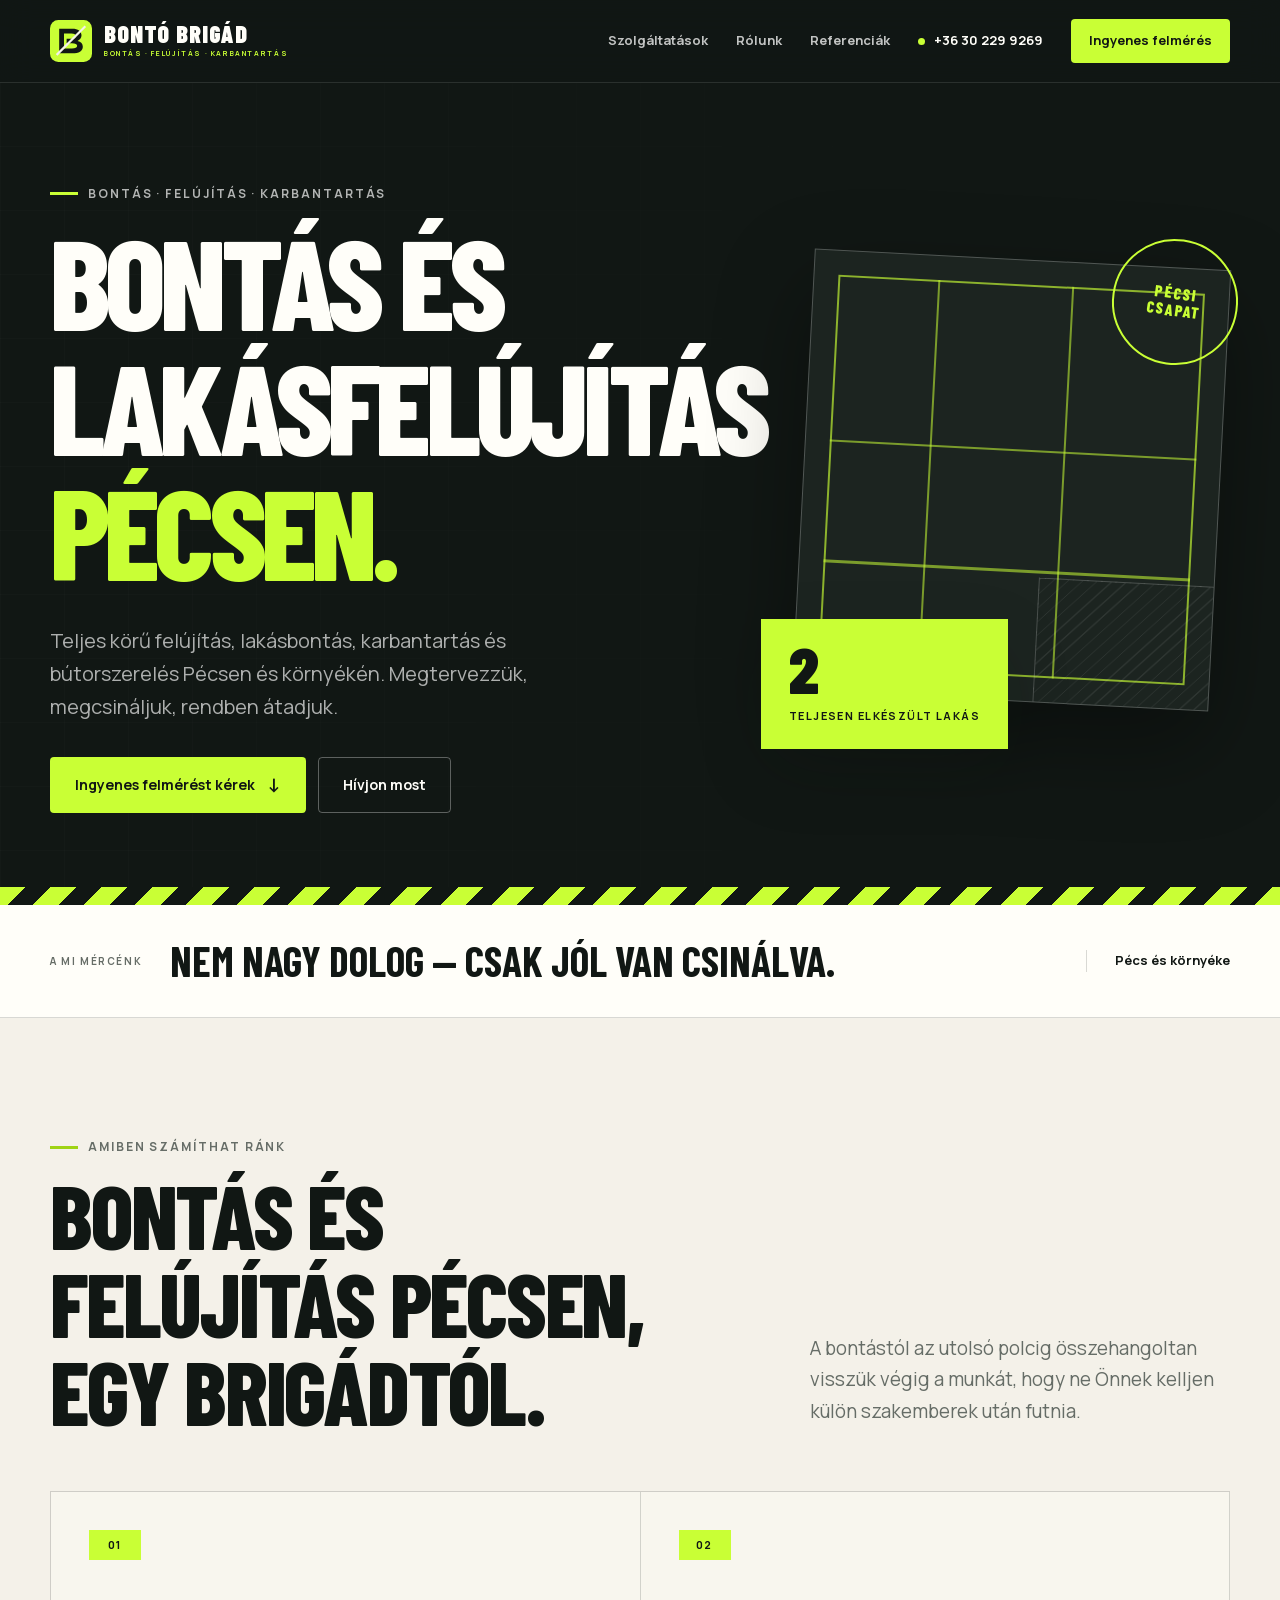
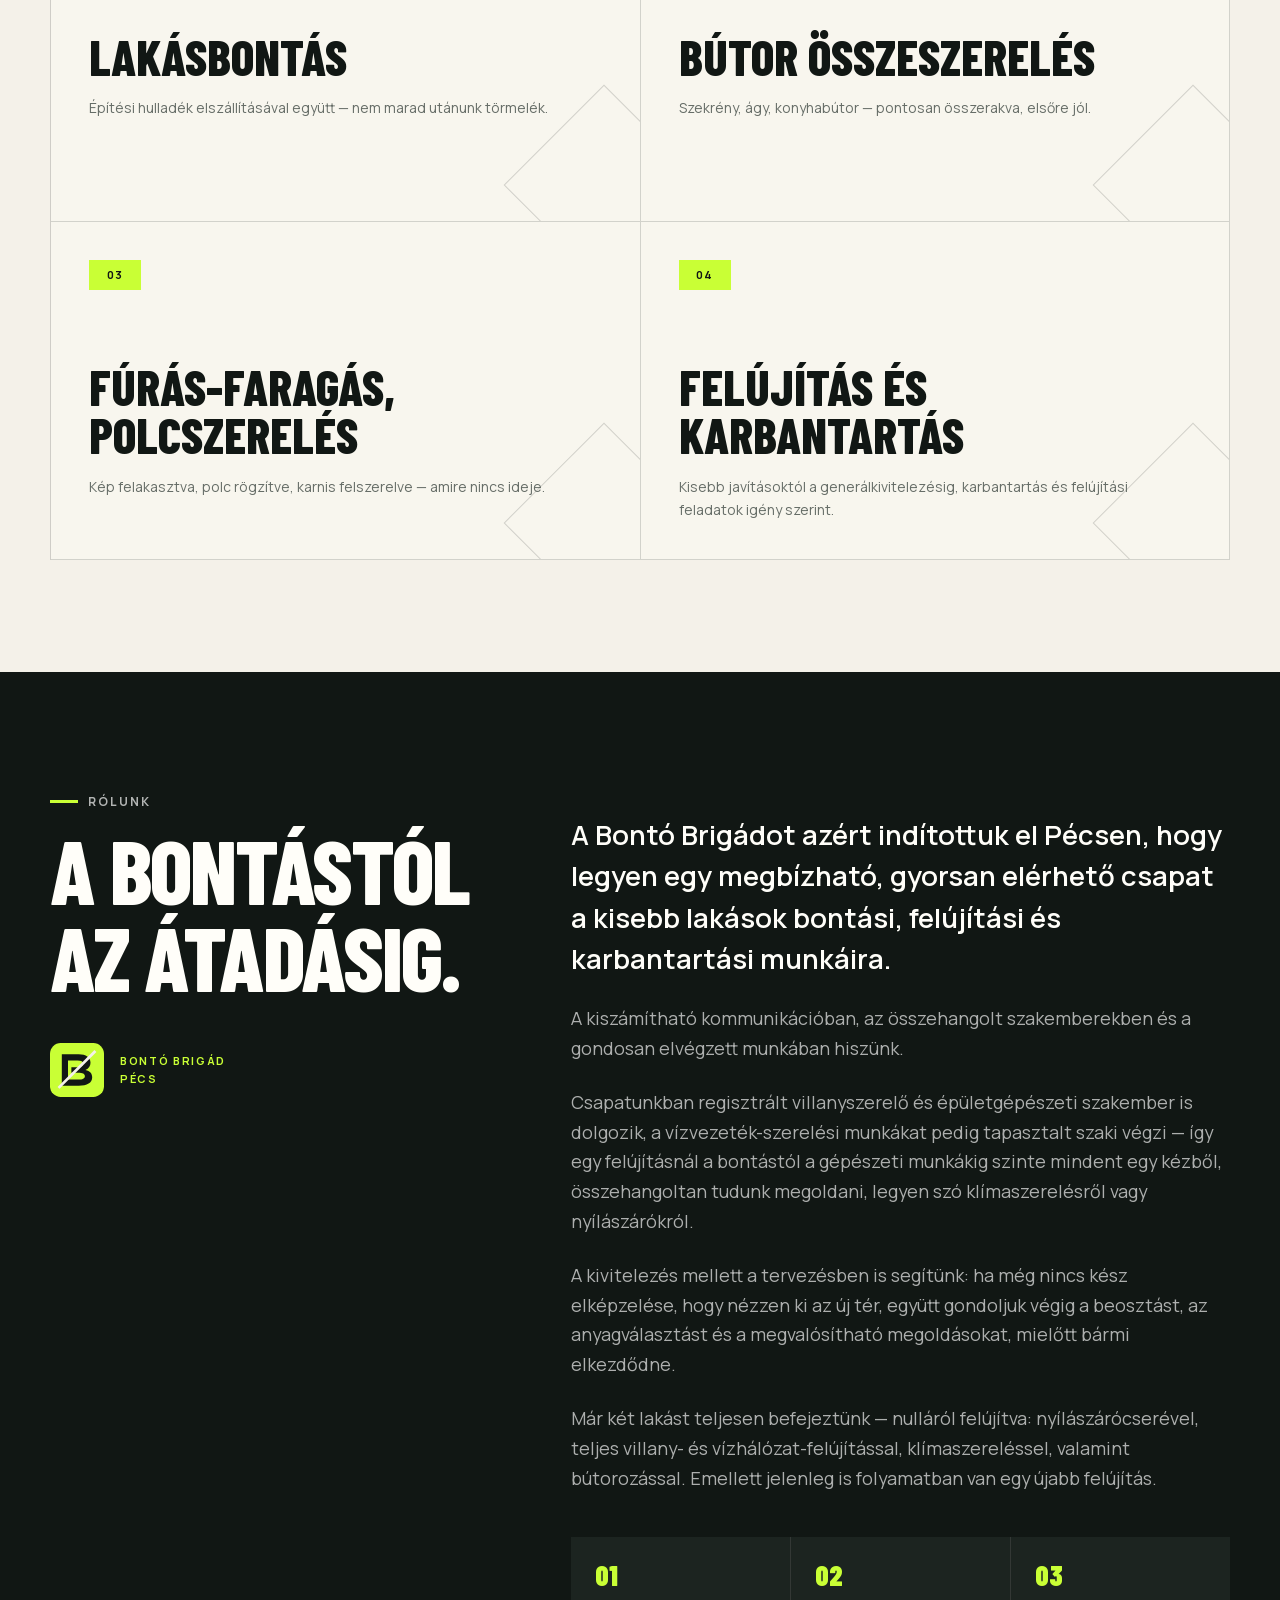
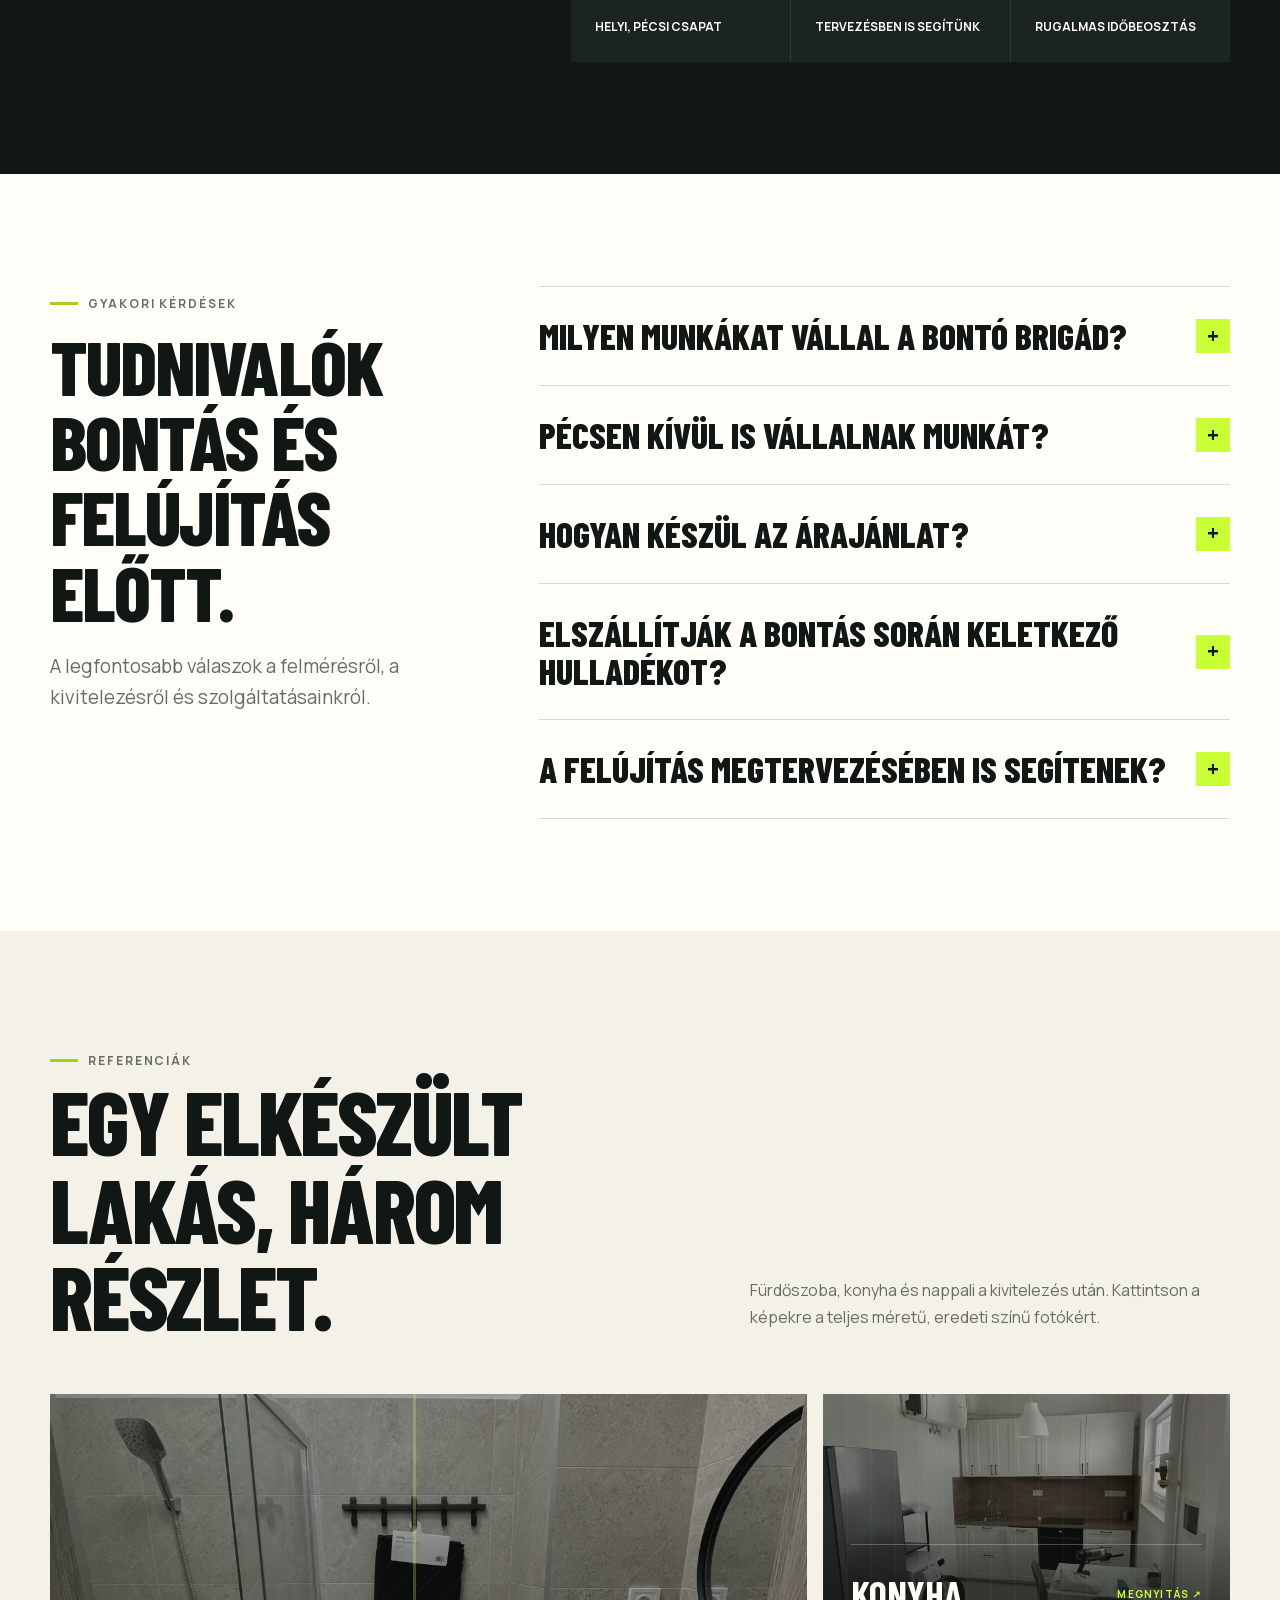
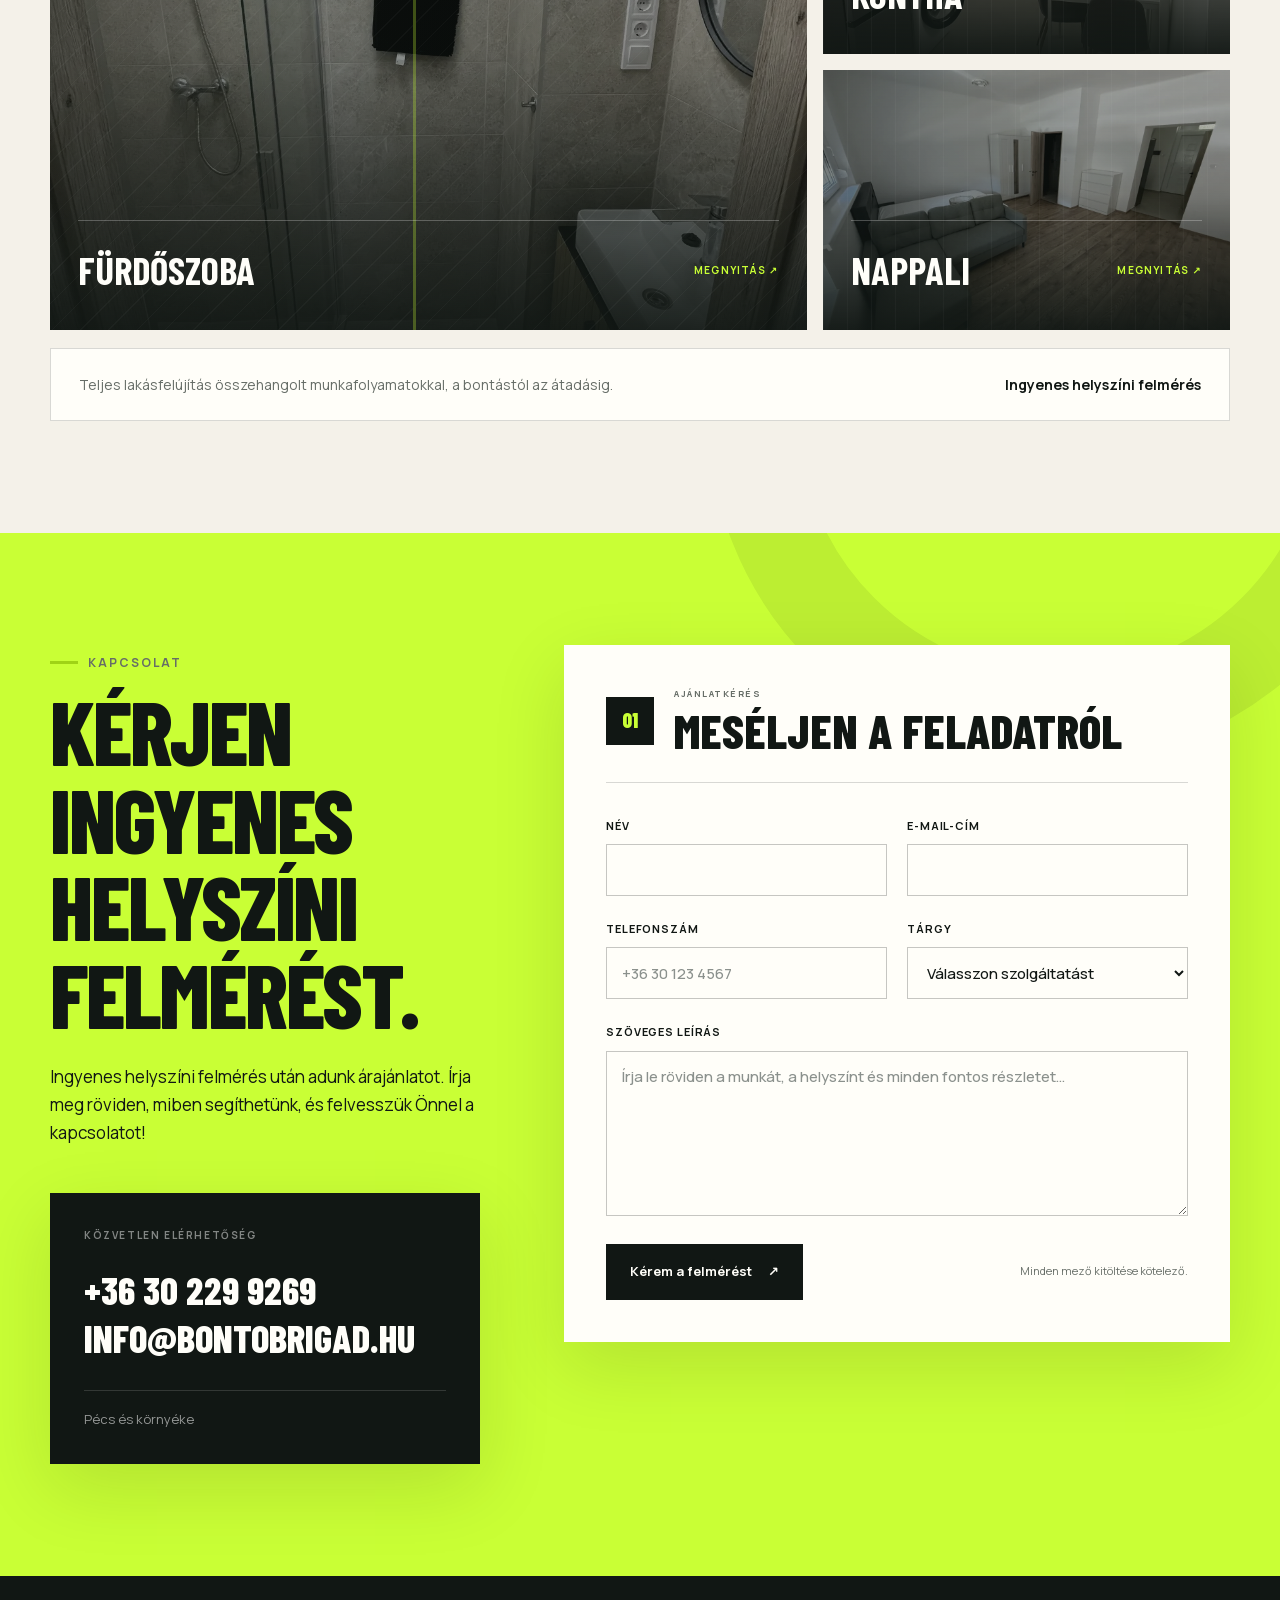
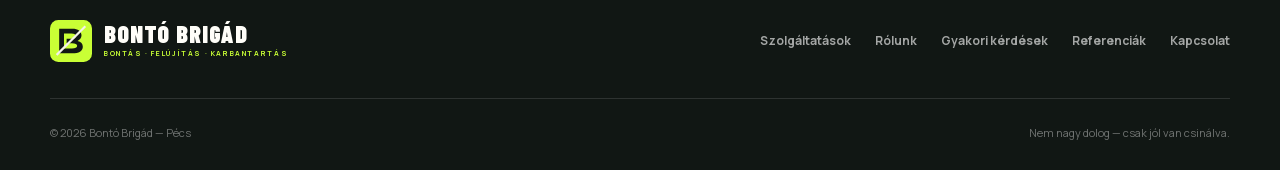
<file: index.html>
<!DOCTYPE html>
<html lang="hu">
<head>
  <meta charset="UTF-8">
  <meta name="viewport" content="width=device-width, initial-scale=1.0">
  <meta name="theme-color" content="#111714">
  <title>Lakásfelújítás és bontás Pécsen | Bontó Brigád</title>
  <meta name="description" content="Lakásbontás, teljes körű felújítás, karbantartás és bútorszerelés Pécsen és környékén. Ingyenes helyszíni felmérés, összehangolt szakemberek.">
  <meta name="robots" content="index, follow, max-image-preview:large, max-snippet:-1, max-video-preview:-1">
  <link rel="canonical" href="https://bontobrigad.hu/">
  <link rel="alternate" hreflang="hu-HU" href="https://bontobrigad.hu/">
  <meta property="og:type" content="website">
  <meta property="og:locale" content="hu_HU">
  <meta property="og:site_name" content="Bontó Brigád">
  <meta property="og:title" content="Lakásfelújítás és bontás Pécsen | Bontó Brigád">
  <meta property="og:description" content="Bontás, teljes körű felújítás és karbantartás Pécsen és környékén. Kérjen ingyenes helyszíni felmérést!">
  <meta property="og:url" content="https://bontobrigad.hu/">
  <meta property="og:image" content="https://bontobrigad.hu/assets/og-bonto-brigad-2026.jpg">
  <meta property="og:image:secure_url" content="https://bontobrigad.hu/assets/og-bonto-brigad-2026.jpg">
  <meta property="og:image:type" content="image/jpeg">
  <meta property="og:image:width" content="1200">
  <meta property="og:image:height" content="630">
  <meta property="og:image:alt" content="Bontó Brigád — gyors, kétkezi megoldások Pécsen és környékén">
  <meta name="twitter:card" content="summary_large_image">
  <meta name="twitter:title" content="Lakásfelújítás és bontás Pécsen | Bontó Brigád">
  <meta name="twitter:description" content="Bontás, teljes körű felújítás és karbantartás Pécsen és környékén. Kérjen ingyenes helyszíni felmérést!">
  <meta name="twitter:image" content="https://bontobrigad.hu/assets/og-bonto-brigad-2026.jpg">
  <meta name="twitter:image:alt" content="Bontó Brigád — gyors, kétkezi megoldások Pécsen és környékén">
  <link rel="icon" href="favicon.ico" sizes="48x48" type="image/x-icon">
  <link rel="icon" href="assets/logo-mark.svg" sizes="any" type="image/svg+xml">
  <link rel="icon" href="assets/logo-512.png" sizes="512x512" type="image/png">
  <link rel="apple-touch-icon" href="assets/logo-512.png">
  <link rel="preload" href="assets/fonts/barlow-condensed-800-latin.woff2" as="font" type="font/woff2" crossorigin>
  <link rel="preload" href="assets/fonts/manrope-latin.woff2" as="font" type="font/woff2" crossorigin>
  <link rel="preload" href="assets/fonts/manrope-latin-ext.woff2" as="font" type="font/woff2" crossorigin>
  <script>document.documentElement.classList.add('js');</script>
  <script type="application/ld+json">
  {
    "@context": "https://schema.org",
    "@graph": [
      {
        "@type": "WebSite",
        "@id": "https://bontobrigad.hu/#website",
        "url": "https://bontobrigad.hu/",
        "name": "Bontó Brigád",
        "alternateName": "bontobrigad.hu",
        "inLanguage": "hu-HU",
        "publisher": {
          "@id": "https://bontobrigad.hu/#business"
        }
      },
      {
        "@type": "WebPage",
        "@id": "https://bontobrigad.hu/#webpage",
        "url": "https://bontobrigad.hu/",
        "name": "Lakásfelújítás és bontás Pécsen | Bontó Brigád",
        "description": "Lakásbontás, teljes körű felújítás, karbantartás és bútorszerelés Pécsen és környékén.",
        "isPartOf": {
          "@id": "https://bontobrigad.hu/#website"
        },
        "about": {
          "@id": "https://bontobrigad.hu/#business"
        },
        "inLanguage": "hu-HU"
      },
      {
        "@type": "GeneralContractor",
        "@id": "https://bontobrigad.hu/#business",
        "name": "Bontó Brigád",
        "url": "https://bontobrigad.hu/",
        "description": "Helyi pécsi csapat lakásbontási, teljes körű felújítási, karbantartási és bútorszerelési munkákhoz.",
        "slogan": "Nem nagy dolog — csak jól van csinálva.",
        "logo": {
          "@type": "ImageObject",
          "url": "https://bontobrigad.hu/assets/logo-512.png",
          "width": 512,
          "height": 512
        },
        "image": "https://bontobrigad.hu/assets/og-bonto-brigad-2026.jpg",
        "telephone": "+36302299269",
        "email": "info@bontobrigad.hu",
        "areaServed": "Pécs és környéke",
        "knowsLanguage": "hu",
        "contactPoint": {
          "@type": "ContactPoint",
          "telephone": "+36302299269",
          "email": "info@bontobrigad.hu",
          "contactType": "ajánlatkérés és ügyfélszolgálat",
          "areaServed": "HU",
          "availableLanguage": "Hungarian"
        },
        "hasOfferCatalog": {
          "@type": "OfferCatalog",
          "name": "Bontási, felújítási és karbantartási szolgáltatások",
          "itemListElement": [
            {
              "@type": "Offer",
              "itemOffered": {
                "@type": "Service",
                "name": "Lakásbontás",
                "description": "Lakásbontás építési hulladék elszállításával.",
                "areaServed": "Pécs és környéke"
              }
            },
            {
              "@type": "Offer",
              "itemOffered": {
                "@type": "Service",
                "name": "Teljes körű lakásfelújítás",
                "description": "Összehangolt felújítási munkák a tervezéstől a kivitelezésig.",
                "areaServed": "Pécs és környéke"
              }
            },
            {
              "@type": "Offer",
              "itemOffered": {
                "@type": "Service",
                "name": "Bútor összeszerelés",
                "description": "Szekrények, ágyak és konyhabútorok szakszerű összeszerelése.",
                "areaServed": "Pécs és környéke"
              }
            },
            {
              "@type": "Offer",
              "itemOffered": {
                "@type": "Service",
                "name": "Karbantartási és szerelési munkák",
                "description": "Fúrás, polcszerelés, karnisfelszerelés és kisebb javítások.",
                "areaServed": "Pécs és környéke"
              }
            }
          ]
        }
      }
    ]
  }
  </script>
  <link rel="stylesheet" href="components/fonts.css">
  <link rel="stylesheet" href="components/base.css">
  <link rel="stylesheet" href="components/header.css">
  <link rel="stylesheet" href="components/hero.css">
  <link rel="stylesheet" href="components/sections.css">
  <link rel="stylesheet" href="components/responsive.css">
</head>
<body>
  <a class="skip-link" href="#tartalom">Ugrás a tartalomhoz</a>

  <header class="site-header">
    <nav class="nav wrap" aria-label="Fő navigáció">
      <a class="brand" href="#top" aria-label="Bontó Brigád — kezdőlap">
        <img class="brand__mark" src="assets/logo-mark.svg" width="96" height="96" alt="">
        <span class="brand__text">Bontó Brigád<small>Bontás · Felújítás · Karbantartás</small></span>
      </a>
      <div class="nav__links" id="nav-links">
        <a href="#szolgaltatasok">Szolgáltatások</a>
        <a href="#rolunk">Rólunk</a>
        <a href="#referenciak">Referenciák</a>
        <a class="nav__phone" href="tel:+36302299269">+36 30 229 9269</a>
        <a class="nav__cta" href="#kapcsolat">Ingyenes felmérés</a>
      </div>
      <button class="nav-toggle" type="button" aria-label="Menü megnyitása" aria-expanded="false" aria-controls="nav-links"><span></span></button>
    </nav>
  </header>

  <main id="tartalom">
    <section class="hero" id="top">
      <div class="hero__grid wrap">
        <div class="hero__copy reveal">
          <p class="kicker kicker--light">Bontás · Felújítás · Karbantartás</p>
          <h1>Bontás és lakásfelújítás <span>Pécsen.</span></h1>
          <p class="hero__lead">Teljes körű felújítás, lakásbontás, karbantartás és bútorszerelés Pécsen és környékén. Megtervezzük, megcsináljuk, rendben átadjuk.</p>
          <div class="actions">
            <a class="btn btn--signal" href="#kapcsolat">Ingyenes felmérést kérek <span class="arrow" aria-hidden="true">↓</span></a>
            <a class="btn btn--outline" href="tel:+36302299269">Hívjon most</a>
          </div>
        </div>
        <div class="hero__visual reveal" aria-label="Stilizált lakásalaprajz és elkészült munkák száma">
          <div class="plan-card" aria-hidden="true"></div>
          <div class="site-stamp" aria-hidden="true">Pécsi<br>csapat</div>
          <div class="hero-stat"><strong>2</strong><span>teljesen elkészült lakás</span></div>
        </div>
      </div>
      <div class="hero__footer" aria-hidden="true"></div>
    </section>

    <aside class="promise" aria-label="Ígéretünk">
      <div class="promise__inner wrap">
        <span class="promise__label">A mi mércénk</span>
        <strong>Nem nagy dolog — csak jól van csinálva.</strong>
        <span class="promise__place">Pécs és környéke</span>
      </div>
    </aside>

    <section class="services section" id="szolgaltatasok">
      <div class="wrap">
        <div class="services__head reveal">
          <div>
            <p class="kicker">Amiben számíthat ránk</p>
            <h2>Bontás és felújítás Pécsen, egy brigádtól.</h2>
          </div>
          <p class="section-lead">A bontástól az utolsó polcig összehangoltan visszük végig a munkát, hogy ne Önnek kelljen külön szakemberek után futnia.</p>
        </div>
        <div class="services-grid">
          <article class="service-card reveal">
            <span class="service-card__number">01</span>
            <h3>Lakásbontás</h3>
            <p>Építési hulladék elszállításával együtt — nem marad utánunk törmelék.</p>
          </article>
          <article class="service-card reveal">
            <span class="service-card__number">02</span>
            <h3>Bútor összeszerelés</h3>
            <p>Szekrény, ágy, konyhabútor — pontosan összerakva, elsőre jól.</p>
          </article>
          <article class="service-card reveal">
            <span class="service-card__number">03</span>
            <h3>Fúrás-faragás, polcszerelés</h3>
            <p>Kép felakasztva, polc rögzítve, karnis felszerelve — amire nincs ideje.</p>
          </article>
          <article class="service-card reveal">
            <span class="service-card__number">04</span>
            <h3>Felújítás és karbantartás</h3>
            <p>Kisebb javításoktól a generálkivitelezésig, karbantartás és felújítási feladatok igény szerint.</p>
          </article>
        </div>
      </div>
    </section>

    <section class="about section" id="rolunk">
      <div class="about__grid wrap">
        <div class="about__intro reveal">
          <p class="kicker kicker--light">Rólunk</p>
          <h2>A bontástól az átadásig.</h2>
          <div class="about__mark"><img src="assets/logo-mark.svg" width="96" height="96" alt=""><span>Bontó Brigád<br>Pécs</span></div>
        </div>
        <div class="about__copy reveal">
          <p>A Bontó Brigádot azért indítottuk el Pécsen, hogy legyen egy megbízható, gyorsan elérhető csapat a kisebb lakások bontási, felújítási és karbantartási munkáira.</p>
          <p>A kiszámítható kommunikációban, az összehangolt szakemberekben és a gondosan elvégzett munkában hiszünk.</p>
          <p>Csapatunkban regisztrált villanyszerelő és épületgépészeti szakember is dolgozik, a vízvezeték-szerelési munkákat pedig tapasztalt szaki végzi — így egy felújításnál a bontástól a gépészeti munkákig szinte mindent egy kézből, összehangoltan tudunk megoldani, legyen szó klímaszerelésről vagy nyílászárókról.</p>
          <p>A kivitelezés mellett a tervezésben is segítünk: ha még nincs kész elképzelése, hogy nézzen ki az új tér, együtt gondoljuk végig a beosztást, az anyagválasztást és a megvalósítható megoldásokat, mielőtt bármi elkezdődne.</p>
          <p>Már két lakást teljesen befejeztünk — nulláról felújítva: nyílászárócserével, teljes villany- és vízhálózat-felújítással, klímaszereléssel, valamint bútorozással. Emellett jelenleg is folyamatban van egy újabb felújítás.</p>
          <div class="traits" aria-label="Előnyeink">
            <div class="trait"><span>01</span><strong>Helyi, pécsi csapat</strong></div>
            <div class="trait"><span>02</span><strong>Tervezésben is segítünk</strong></div>
            <div class="trait"><span>03</span><strong>Rugalmas időbeosztás</strong></div>
          </div>
        </div>
      </div>
    </section>

    <section class="faq section" id="gyakori-kerdesek" aria-labelledby="faq-title">
      <div class="faq__grid wrap">
        <div class="faq__intro reveal">
          <p class="kicker">Gyakori kérdések</p>
          <h2 id="faq-title">Tudnivalók bontás és felújítás előtt.</h2>
          <p class="section-lead">A legfontosabb válaszok a felmérésről, a kivitelezésről és szolgáltatásainkról.</p>
        </div>
        <div class="faq__list reveal">
          <details class="faq-item">
            <summary>Milyen munkákat vállal a Bontó Brigád?</summary>
            <p>Lakásbontást, teljes körű felújítást, karbantartási és szerelési feladatokat, valamint bútor-összeszerelést vállalunk. A bontástól a gépészeti munkákon át a bútorozásig összehangoljuk a kivitelezést.</p>
          </details>
          <details class="faq-item">
            <summary>Pécsen kívül is vállalnak munkát?</summary>
            <p>Igen, Pécsen és a környező településeken dolgozunk. A pontos helyszínt és a feladat részleteit az ajánlatkérés során egyeztetjük.</p>
          </details>
          <details class="faq-item">
            <summary>Hogyan készül az árajánlat?</summary>
            <p>Ingyenes helyszíni felmérésen nézzük meg a munka körülményeit és az igényeket, majd ezek alapján készítünk személyre szabott árajánlatot.</p>
          </details>
          <details class="faq-item">
            <summary>Elszállítják a bontás során keletkező hulladékot?</summary>
            <p>Igen, a lakásbontást az építési hulladék elszállításával együtt is vállaljuk, így nem marad törmelék a helyszínen.</p>
          </details>
          <details class="faq-item">
            <summary>A felújítás megtervezésében is segítenek?</summary>
            <p>Igen. Közösen átgondoljuk a tér beosztását, az anyagválasztást és a megvalósítható műszaki megoldásokat, mielőtt elkezdődik a kivitelezés.</p>
          </details>
        </div>
      </div>
    </section>

    <section class="references section" id="referenciak">
      <div class="wrap">
        <div class="references__head reveal">
          <div>
            <p class="kicker">Referenciák</p>
            <h2>Egy elkészült lakás, három részlet.</h2>
          </div>
          <p>Fürdőszoba, konyha és nappali a kivitelezés után. Kattintson a képekre a teljes méretű, eredeti színű fotókért.</p>
        </div>
        <div class="project-grid">
          <a class="project-card reveal" href="assets/references/pafrany-17-furdo-2400.webp" data-project-photo data-caption="Elkészült fürdőszoba" aria-label="Az elkészült fürdőszoba fotójának megnyitása nagy méretben">
            <img src="assets/references/pafrany-17-furdo-1200.webp" width="1200" height="1600" loading="lazy" decoding="async" alt="Világos burkolatú, üvegfalas zuhanyzóval és fa hatású mosdószekrénnyel elkészült fürdőszoba">
            <span class="project-card__label"><strong>Fürdőszoba</strong><span>Megnyitás ↗</span></span>
          </a>
          <a class="project-card reveal" href="assets/references/pafrany-17-konyha-2400.webp" data-project-photo data-caption="Elkészült konyha" aria-label="Az elkészült konyha fotójának megnyitása nagy méretben">
            <img src="assets/references/pafrany-17-konyha-1200.webp" width="1200" height="900" loading="lazy" decoding="async" alt="Fehér frontokkal, fa hatású munkapulttal és beépített sütővel elkészült konyha">
            <span class="project-card__label"><strong>Konyha</strong><span>Megnyitás ↗</span></span>
          </a>
          <a class="project-card reveal" href="assets/references/pafrany-17-nappali-2400.webp" data-project-photo data-caption="Elkészült nappali" aria-label="Az elkészült nappali fotójának megnyitása nagy méretben">
            <img src="assets/references/pafrany-17-nappali-1200.webp" width="1200" height="900" loading="lazy" decoding="async" alt="Világos falakkal és fa hatású padlóval elkészült, berendezett nappali">
            <span class="project-card__label"><strong>Nappali</strong><span>Megnyitás ↗</span></span>
          </a>
        </div>
        <div class="refs-note reveal">
          <span>Teljes lakásfelújítás összehangolt munkafolyamatokkal, a bontástól az átadásig.</span>
          <strong>Ingyenes helyszíni felmérés</strong>
        </div>
      </div>
    </section>

    <dialog class="project-lightbox" id="project-lightbox" aria-labelledby="project-lightbox-caption">
      <div class="project-lightbox__inner">
        <button class="project-lightbox__close" type="button" aria-label="Kép bezárása">×</button>
        <figure>
          <img class="project-lightbox__image" alt="">
          <figcaption id="project-lightbox-caption"></figcaption>
        </figure>
      </div>
    </dialog>

    <section class="contact section" id="kapcsolat">
      <div class="contact__grid wrap">
        <div class="contact__intro reveal">
          <p class="kicker">Kapcsolat</p>
          <h2>Kérjen ingyenes helyszíni felmérést.</h2>
          <p class="contact__lead">Ingyenes helyszíni felmérés után adunk árajánlatot. Írja meg röviden, miben segíthetünk, és felvesszük Önnel a kapcsolatot!</p>
          <div class="contact-card">
            <span class="contact-card__label">Közvetlen elérhetőség</span>
            <a href="tel:+36302299269">+36 30 229 9269</a>
            <a href="mailto:info@bontobrigad.hu">info@bontobrigad.hu</a>
            <p>Pécs és környéke</p>
          </div>
        </div>
        <form class="contact-form reveal" id="contact-form" action="send.php" method="post">
          <div class="contact-form__heading">
            <span class="contact-form__number">01</span>
            <div>
              <span class="contact-form__eyebrow">Ajánlatkérés</span>
              <h3>Meséljen a feladatról</h3>
            </div>
          </div>

          <div class="form-grid">
            <div class="form-field">
              <label for="contact-name">Név</label>
              <input id="contact-name" name="name" type="text" autocomplete="name" maxlength="100" required>
            </div>
            <div class="form-field">
              <label for="contact-email">E-mail-cím</label>
              <input id="contact-email" name="email" type="email" autocomplete="email" maxlength="254" required>
            </div>
            <div class="form-field">
              <label for="contact-phone">Telefonszám</label>
              <input id="contact-phone" name="phone" type="tel" autocomplete="tel" maxlength="40" placeholder="+36 30 123 4567" required>
            </div>
            <div class="form-field">
              <label for="contact-subject">Tárgy</label>
              <select id="contact-subject" name="subject" required>
                <option value="" selected disabled>Válasszon szolgáltatást</option>
                <option value="felujitas">Felújítás</option>
                <option value="bontas">Bontás</option>
                <option value="butor-osszeszereles">Bútor összeszerelés</option>
                <option value="karbantartas">Karbantartás</option>
                <option value="egyeb">Egyéb</option>
              </select>
            </div>
            <div class="form-field form-field--full">
              <label for="contact-description">Szöveges leírás</label>
              <textarea id="contact-description" name="description" rows="6" minlength="10" maxlength="3000" placeholder="Írja le röviden a munkát, a helyszínt és minden fontos részletet…" required></textarea>
            </div>
          </div>

          <div class="form-trap" aria-hidden="true">
            <label for="contact-website">Weboldal</label>
            <input id="contact-website" name="website" type="text" tabindex="-1" autocomplete="off">
          </div>

          <div class="contact-form__footer">
            <button class="form-submit" type="submit">
              <span>Kérem a felmérést</span>
              <span aria-hidden="true">↗</span>
            </button>
            <p class="form-note">Minden mező kitöltése kötelező.</p>
          </div>
          <p class="form-status" id="form-status" role="status" aria-live="polite"></p>
        </form>
      </div>
    </section>
  </main>

  <footer class="site-footer">
    <div class="wrap">
      <div class="footer__top">
        <a class="brand" href="#top" aria-label="Vissza az oldal tetejére">
          <img class="brand__mark" src="assets/logo-mark.svg" width="96" height="96" alt="">
          <span class="brand__text">Bontó Brigád<small>Bontás · Felújítás · Karbantartás</small></span>
        </a>
        <nav class="footer__links" aria-label="Lábléc navigáció">
          <a href="#szolgaltatasok">Szolgáltatások</a>
          <a href="#rolunk">Rólunk</a>
          <a href="#gyakori-kerdesek">Gyakori kérdések</a>
          <a href="#referenciak">Referenciák</a>
          <a href="#kapcsolat">Kapcsolat</a>
        </nav>
      </div>
      <div class="footer__bottom">
        <span>© 2026 Bontó Brigád — Pécs</span>
        <span>Nem nagy dolog — csak jól van csinálva.</span>
      </div>
    </div>
  </footer>

  <script>
    const toggle = document.querySelector('.nav-toggle');
    const navLinks = document.querySelector('.nav__links');

    function closeMenu() {
      toggle.setAttribute('aria-expanded', 'false');
      toggle.setAttribute('aria-label', 'Menü megnyitása');
      navLinks.classList.remove('is-open');
      document.body.classList.remove('menu-open');
    }

    toggle.addEventListener('click', () => {
      const opening = toggle.getAttribute('aria-expanded') !== 'true';
      toggle.setAttribute('aria-expanded', String(opening));
      toggle.setAttribute('aria-label', opening ? 'Menü bezárása' : 'Menü megnyitása');
      navLinks.classList.toggle('is-open', opening);
      document.body.classList.toggle('menu-open', opening);
    });

    navLinks.querySelectorAll('a').forEach(link => link.addEventListener('click', closeMenu));
    document.addEventListener('keydown', event => {
      if (event.key === 'Escape') closeMenu();
    });

    const reduceMotion = window.matchMedia('(prefers-reduced-motion: reduce)').matches;
    const revealItems = document.querySelectorAll('.reveal');
    if (reduceMotion || !('IntersectionObserver' in window)) {
      revealItems.forEach(item => item.classList.add('is-visible'));
    } else {
      const observer = new IntersectionObserver(entries => {
        entries.forEach(entry => {
          if (entry.isIntersecting) {
            entry.target.classList.add('is-visible');
            observer.unobserve(entry.target);
          }
        });
      }, { threshold: .12 });
      revealItems.forEach(item => observer.observe(item));
    }

    const projectLightbox = document.querySelector('#project-lightbox');
    const projectLightboxImage = projectLightbox.querySelector('.project-lightbox__image');
    const projectLightboxCaption = projectLightbox.querySelector('figcaption');
    const projectLightboxClose = projectLightbox.querySelector('.project-lightbox__close');

    document.querySelectorAll('[data-project-photo]').forEach(photo => {
      photo.addEventListener('click', event => {
        if (
          event.button !== 0 ||
          event.metaKey ||
          event.ctrlKey ||
          event.shiftKey ||
          event.altKey ||
          typeof projectLightbox.showModal !== 'function'
        ) return;

        event.preventDefault();
        const preview = photo.querySelector('img');
        projectLightboxImage.src = photo.href;
        projectLightboxImage.alt = preview.alt;
        projectLightboxCaption.textContent = photo.dataset.caption;
        projectLightbox.showModal();
        document.body.classList.add('lightbox-open');
      });
    });

    projectLightboxClose.addEventListener('click', () => projectLightbox.close());
    projectLightbox.addEventListener('click', event => {
      if (event.target === projectLightbox) projectLightbox.close();
    });
    projectLightbox.addEventListener('close', () => {
      document.body.classList.remove('lightbox-open');
      projectLightboxImage.removeAttribute('src');
    });

    const contactForm = document.querySelector('#contact-form');
    const formStatus = document.querySelector('#form-status');
    const submitButton = contactForm.querySelector('.form-submit');
    const submitLabel = submitButton.querySelector('span');
    const phoneField = contactForm.elements.phone;

    function isHungarianPhone(value) {
      const compact = value.replace(/[\s().\/-]+/g, '');
      return /^(?:\+36|0036|06)(?:1\d{7}|[2-9]\d{7}|(?:20|30|31|50|70)\d{7})$/.test(compact);
    }

    contactForm.querySelectorAll('input, select, textarea').forEach(field => {
      if (field.name === 'website') return;

      field.addEventListener('input', () => {
        field.setCustomValidity('');
        if (field === phoneField && field.value && !isHungarianPhone(field.value)) {
          field.setCustomValidity('Kérjük, adjon meg egy érvényes magyar telefonszámot, például: +36 30 123 4567.');
        }
      });

      field.addEventListener('invalid', () => {
        if (field.validity.valueMissing) {
          field.setCustomValidity('Ennek a mezőnek a kitöltése kötelező.');
        } else if (field.validity.typeMismatch) {
          field.setCustomValidity('Kérjük, adjon meg egy érvényes e-mail-címet.');
        } else if (field.validity.tooShort) {
          field.setCustomValidity('Kérjük, írjon legalább 10 karaktert.');
        }
      });
    });

    contactForm.addEventListener('submit', async event => {
      event.preventDefault();
      formStatus.className = 'form-status';
      formStatus.textContent = '';

      phoneField.setCustomValidity(
        isHungarianPhone(phoneField.value)
          ? ''
          : 'Kérjük, adjon meg egy érvényes magyar telefonszámot, például: +36 30 123 4567.'
      );

      if (!contactForm.checkValidity()) {
        contactForm.reportValidity();
        return;
      }

      submitButton.disabled = true;
      submitLabel.textContent = 'Küldés folyamatban…';

      try {
        const response = await fetch(contactForm.action, {
          method: 'POST',
          body: new FormData(contactForm),
          headers: { Accept: 'application/json' }
        });
        const result = await response.json();

        if (!response.ok || !result.ok) {
          throw new Error(result.error || 'Az üzenet küldése sikertelen.');
        }

        contactForm.reset();
        formStatus.classList.add('is-success');
        formStatus.textContent = 'Köszönjük! Az üzenetet megkaptuk, hamarosan jelentkezünk.';
      } catch (error) {
        formStatus.classList.add('is-error');
        formStatus.textContent = error.message || 'Az üzenet küldése sikertelen. Kérjük, próbálja újra később.';
      } finally {
        submitButton.disabled = false;
        submitLabel.textContent = 'Kérem a felmérést';
      }
    });
  </script>
</body>
</html>
</file>
<file: components/fonts.css>
/* Barlow Condensed — SIL Open Font License */
@font-face {
  font-family: "Barlow Condensed";
  font-style: normal;
  font-weight: 600;
  font-display: swap;
  src: url("../assets/fonts/barlow-condensed-600-latin-ext.woff2") format("woff2");
  unicode-range: U+0100-02BA, U+02BD-02C5, U+02C7-02CC, U+02CE-02D7, U+02DD-02FF, U+0304, U+0308, U+0329, U+1D00-1DBF, U+1E00-1E9F, U+1EF2-1EFF, U+2020, U+20A0-20AB, U+20AD-20C0, U+2113, U+2C60-2C7F, U+A720-A7FF;
}
@font-face {
  font-family: "Barlow Condensed";
  font-style: normal;
  font-weight: 600;
  font-display: swap;
  src: url("../assets/fonts/barlow-condensed-600-latin.woff2") format("woff2");
  unicode-range: U+0000-00FF, U+0131, U+0152-0153, U+02BB-02BC, U+02C6, U+02DA, U+02DC, U+0304, U+0308, U+0329, U+2000-206F, U+20AC, U+2122, U+2191, U+2193, U+2212, U+2215, U+FEFF, U+FFFD;
}
@font-face {
  font-family: "Barlow Condensed";
  font-style: normal;
  font-weight: 700;
  font-display: swap;
  src: url("../assets/fonts/barlow-condensed-700-latin-ext.woff2") format("woff2");
  unicode-range: U+0100-02BA, U+02BD-02C5, U+02C7-02CC, U+02CE-02D7, U+02DD-02FF, U+0304, U+0308, U+0329, U+1D00-1DBF, U+1E00-1E9F, U+1EF2-1EFF, U+2020, U+20A0-20AB, U+20AD-20C0, U+2113, U+2C60-2C7F, U+A720-A7FF;
}
@font-face {
  font-family: "Barlow Condensed";
  font-style: normal;
  font-weight: 700;
  font-display: swap;
  src: url("../assets/fonts/barlow-condensed-700-latin.woff2") format("woff2");
  unicode-range: U+0000-00FF, U+0131, U+0152-0153, U+02BB-02BC, U+02C6, U+02DA, U+02DC, U+0304, U+0308, U+0329, U+2000-206F, U+20AC, U+2122, U+2191, U+2193, U+2212, U+2215, U+FEFF, U+FFFD;
}
@font-face {
  font-family: "Barlow Condensed";
  font-style: normal;
  font-weight: 800;
  font-display: swap;
  src: url("../assets/fonts/barlow-condensed-800-latin-ext.woff2") format("woff2");
  unicode-range: U+0100-02BA, U+02BD-02C5, U+02C7-02CC, U+02CE-02D7, U+02DD-02FF, U+0304, U+0308, U+0329, U+1D00-1DBF, U+1E00-1E9F, U+1EF2-1EFF, U+2020, U+20A0-20AB, U+20AD-20C0, U+2113, U+2C60-2C7F, U+A720-A7FF;
}
@font-face {
  font-family: "Barlow Condensed";
  font-style: normal;
  font-weight: 800;
  font-display: swap;
  src: url("../assets/fonts/barlow-condensed-800-latin.woff2") format("woff2");
  unicode-range: U+0000-00FF, U+0131, U+0152-0153, U+02BB-02BC, U+02C6, U+02DA, U+02DC, U+0304, U+0308, U+0329, U+2000-206F, U+20AC, U+2122, U+2191, U+2193, U+2212, U+2215, U+FEFF, U+FFFD;
}
@font-face {
  font-family: "Barlow Condensed";
  font-style: normal;
  font-weight: 900;
  font-display: swap;
  src: url("../assets/fonts/barlow-condensed-900-latin-ext.woff2") format("woff2");
  unicode-range: U+0100-02BA, U+02BD-02C5, U+02C7-02CC, U+02CE-02D7, U+02DD-02FF, U+0304, U+0308, U+0329, U+1D00-1DBF, U+1E00-1E9F, U+1EF2-1EFF, U+2020, U+20A0-20AB, U+20AD-20C0, U+2113, U+2C60-2C7F, U+A720-A7FF;
}
@font-face {
  font-family: "Barlow Condensed";
  font-style: normal;
  font-weight: 900;
  font-display: swap;
  src: url("../assets/fonts/barlow-condensed-900-latin.woff2") format("woff2");
  unicode-range: U+0000-00FF, U+0131, U+0152-0153, U+02BB-02BC, U+02C6, U+02DA, U+02DC, U+0304, U+0308, U+0329, U+2000-206F, U+20AC, U+2122, U+2191, U+2193, U+2212, U+2215, U+FEFF, U+FFFD;
}

/* Manrope variable font — SIL Open Font License */
@font-face {
  font-family: "Manrope";
  font-style: normal;
  font-weight: 400 700;
  font-display: swap;
  src: url("../assets/fonts/manrope-latin-ext.woff2") format("woff2");
  unicode-range: U+0100-02BA, U+02BD-02C5, U+02C7-02CC, U+02CE-02D7, U+02DD-02FF, U+0304, U+0308, U+0329, U+1D00-1DBF, U+1E00-1E9F, U+1EF2-1EFF, U+2020, U+20A0-20AB, U+20AD-20C0, U+2113, U+2C60-2C7F, U+A720-A7FF;
}
@font-face {
  font-family: "Manrope";
  font-style: normal;
  font-weight: 400 700;
  font-display: swap;
  src: url("../assets/fonts/manrope-latin.woff2") format("woff2");
  unicode-range: U+0000-00FF, U+0131, U+0152-0153, U+02BB-02BC, U+02C6, U+02DA, U+02DC, U+0304, U+0308, U+0329, U+2000-206F, U+20AC, U+2122, U+2191, U+2193, U+2212, U+2215, U+FEFF, U+FFFD;
}
</file>
<file: components/base.css>
:root {
  --ink: #111714;
  --ink-soft: #1c2420;
  --signal: #c9ff35;
  --signal-dark: #9fd315;
  --paper: #f4f1e9;
  --white: #fffef9;
  --muted: #666d67;
  --line: rgba(17, 23, 20, .16);
  --display: "Barlow Condensed", "Arial Narrow", Impact, sans-serif;
  --body: "Manrope", system-ui, sans-serif;
  --wrap: min(1180px, calc(100% - 48px));
  --shadow: 0 24px 70px rgba(17, 23, 20, .12);
}

* { box-sizing: border-box; }
html { scroll-behavior: smooth; scroll-padding-top: 104px; }
body {
  margin: 0;
  background: var(--paper);
  color: var(--ink);
  font-family: var(--body);
  line-height: 1.65;
  -webkit-font-smoothing: antialiased;
}
body.menu-open, body.lightbox-open { overflow: hidden; }
img, svg { display: block; max-width: 100%; }
a { color: inherit; }
button, a { -webkit-tap-highlight-color: transparent; }
::selection { background: var(--signal); color: var(--ink); }

.skip-link {
  position: fixed;
  z-index: 1000;
  top: 12px;
  left: 12px;
  transform: translateY(-150%);
  background: var(--signal);
  color: var(--ink);
  padding: 10px 16px;
  font-weight: 800;
  text-decoration: none;
}
.skip-link:focus { transform: translateY(0); }

.wrap { width: var(--wrap); margin-inline: auto; }
.section { padding: 112px 0; }
.kicker {
  display: inline-flex;
  align-items: center;
  gap: 10px;
  margin: 0 0 18px;
  color: var(--muted);
  font-size: 12px;
  font-weight: 800;
  letter-spacing: .16em;
  line-height: 1;
  text-transform: uppercase;
}
.kicker::before {
  width: 28px;
  height: 3px;
  background: var(--signal-dark);
  content: "";
}
.kicker--light { color: rgba(255, 255, 255, .68); }
.kicker--light::before { background: var(--signal); }
h1, h2, h3, p { margin-top: 0; }
h1, h2, h3 {
  font-family: var(--display);
  font-weight: 800;
  line-height: .98;
  text-transform: uppercase;
}
h2 {
  margin-bottom: 22px;
  font-size: clamp(3rem, 7vw, 5.8rem);
  letter-spacing: -.025em;
}
.section-lead {
  max-width: 620px;
  color: var(--muted);
  font-size: clamp(1rem, 1.7vw, 1.18rem);
}
</file>
<file: components/header.css>
/* Header */
.site-header {
  position: fixed;
  z-index: 100;
  inset: 0 0 auto;
  border-bottom: 1px solid rgba(255, 255, 255, .11);
  background: rgba(17, 23, 20, .9);
  color: var(--white);
  backdrop-filter: blur(16px);
}
.nav {
  display: flex;
  min-height: 82px;
  align-items: center;
  justify-content: space-between;
  gap: 28px;
}
.brand {
  display: inline-flex;
  align-items: center;
  gap: 12px;
  color: var(--white);
  text-decoration: none;
}
.brand__mark { width: 42px; height: 42px; }
.brand__text {
  font-family: var(--display);
  font-size: 24px;
  font-weight: 900;
  letter-spacing: .035em;
  line-height: .78;
  text-transform: uppercase;
}
.brand__text small {
  display: block;
  margin-top: 7px;
  color: var(--signal);
  font-family: var(--body);
  font-size: 7px;
  font-weight: 800;
  letter-spacing: .23em;
}
.nav__links { display: flex; align-items: center; gap: 28px; }
.nav__links > a {
  position: relative;
  color: rgba(255, 255, 255, .75);
  font-size: 13px;
  font-weight: 700;
  text-decoration: none;
}
.nav__links > a:not(.nav__phone):not(.nav__cta)::after {
  position: absolute;
  right: 0;
  bottom: -7px;
  left: 0;
  height: 2px;
  transform: scaleX(0);
  background: var(--signal);
  content: "";
  transition: transform .2s ease;
}
.nav__links > a:hover { color: var(--white); }
.nav__links > a:hover::after { transform: scaleX(1); }
.nav__phone {
  display: inline-flex;
  align-items: center;
  min-height: 44px;
  color: var(--white) !important;
  white-space: nowrap;
}
.nav__phone::before {
  width: 7px;
  height: 7px;
  margin-right: 9px;
  border-radius: 50%;
  background: var(--signal);
  content: "";
}
.nav__cta {
  display: inline-flex;
  min-height: 44px;
  align-items: center;
  padding: 0 18px;
  border-radius: 4px;
  background: var(--signal);
  color: var(--ink) !important;
  white-space: nowrap;
}
.nav-toggle {
  display: none;
  width: 48px;
  height: 48px;
  place-items: center;
  border: 1px solid rgba(255, 255, 255, .22);
  border-radius: 4px;
  background: transparent;
  color: white;
  cursor: pointer;
}
.nav-toggle span,
.nav-toggle::before,
.nav-toggle::after {
  display: block;
  width: 20px;
  height: 2px;
  background: currentColor;
  content: "";
  transition: transform .2s ease, opacity .2s ease;
}
.nav-toggle span { margin: 5px 0; }
.nav-toggle[aria-expanded="true"] span { opacity: 0; }
.nav-toggle[aria-expanded="true"]::before { transform: translateY(7px) rotate(45deg); }
.nav-toggle[aria-expanded="true"]::after { transform: translateY(-7px) rotate(-45deg); }
</file>
<file: components/hero.css>
/* Hero */
.hero {
  position: relative;
  min-height: 820px;
  padding: 176px 0 92px;
  overflow: hidden;
  background: var(--ink);
  color: var(--white);
}
.hero::before {
  position: absolute;
  inset: 82px 0 0;
  opacity: .2;
  background-image:
    linear-gradient(rgba(255, 255, 255, .08) 1px, transparent 1px),
    linear-gradient(90deg, rgba(255, 255, 255, .08) 1px, transparent 1px);
  background-size: 64px 64px;
  mask-image: linear-gradient(90deg, #000, transparent 78%);
  content: "";
}
.hero__grid {
  position: relative;
  z-index: 1;
  display: grid;
  grid-template-columns: minmax(0, 1.15fr) minmax(390px, .85fr);
  align-items: center;
  gap: 76px;
}
.hero h1 {
  max-width: 760px;
  margin-bottom: 30px;
  font-size: clamp(4.7rem, 10vw, 9.3rem);
  letter-spacing: -.045em;
}
.hero h1 span { display: block; color: var(--signal); }
.hero__lead {
  max-width: 580px;
  margin-bottom: 34px;
  color: rgba(255, 255, 255, .66);
  font-size: clamp(1rem, 2vw, 1.25rem);
}
.actions { display: flex; flex-wrap: wrap; gap: 12px; }
.btn {
  display: inline-flex;
  min-height: 56px;
  align-items: center;
  justify-content: center;
  gap: 12px;
  padding: 0 24px;
  border: 1px solid transparent;
  border-radius: 4px;
  font-size: 14px;
  font-weight: 800;
  text-decoration: none;
  transition: transform .2s ease, background-color .2s ease, color .2s ease;
}
.btn:hover { transform: translateY(-3px); }
.btn:focus-visible, .nav-toggle:focus-visible, a:focus-visible {
  outline: 3px solid var(--signal);
  outline-offset: 4px;
}
.btn--signal { background: var(--signal); color: var(--ink); }
.btn--outline { border-color: rgba(255, 255, 255, .32); color: var(--white); }
.btn--outline:hover { background: var(--white); color: var(--ink); }
.arrow { font-size: 19px; line-height: 1; }

.hero__visual {
  position: relative;
  min-height: 510px;
}
.plan-card {
  position: absolute;
  inset: 20px 10px 48px 42px;
  transform: rotate(3deg);
  border: 1px solid rgba(255, 255, 255, .23);
  background: #1c2420;
  box-shadow: 0 36px 90px rgba(0, 0, 0, .34);
}
.plan-card::before {
  position: absolute;
  inset: 24px;
  border: 2px solid rgba(201, 255, 53, .65);
  background:
    linear-gradient(90deg, transparent 27%, rgba(201,255,53,.55) 27% 27.5%, transparent 27.5% 64%, rgba(201,255,53,.55) 64% 64.5%, transparent 64.5%),
    linear-gradient(transparent 42%, rgba(201,255,53,.55) 42% 42.6%, transparent 42.6% 73%, rgba(201,255,53,.55) 73% 73.6%, transparent 73.6%);
  content: "";
}
.plan-card::after {
  position: absolute;
  right: 0;
  bottom: 0;
  width: 42%;
  height: 28%;
  border-top: 1px solid rgba(255, 255, 255, .2);
  border-left: 1px solid rgba(255, 255, 255, .2);
  background: repeating-linear-gradient(135deg, rgba(255,255,255,.08) 0 1px, transparent 1px 10px);
  content: "";
}
.site-stamp {
  position: absolute;
  z-index: 2;
  top: 0;
  right: -8px;
  display: grid;
  width: 126px;
  height: 126px;
  place-content: center;
  transform: rotate(8deg);
  border: 2px solid var(--signal);
  border-radius: 50%;
  color: var(--signal);
  font-family: var(--display);
  font-size: 16px;
  font-weight: 800;
  letter-spacing: .08em;
  line-height: 1.05;
  text-align: center;
  text-transform: uppercase;
}
.hero-stat {
  position: absolute;
  z-index: 2;
  bottom: 0;
  left: 0;
  min-width: 230px;
  padding: 24px 28px;
  background: var(--signal);
  color: var(--ink);
  box-shadow: var(--shadow);
}
.hero-stat strong {
  display: block;
  font-family: var(--display);
  font-size: 64px;
  font-weight: 900;
  line-height: .8;
}
.hero-stat span {
  display: block;
  margin-top: 13px;
  font-size: 11px;
  font-weight: 800;
  letter-spacing: .13em;
  text-transform: uppercase;
}
.hero__footer {
  position: absolute;
  z-index: 1;
  right: 0;
  bottom: 0;
  left: 0;
  height: 18px;
  background: repeating-linear-gradient(135deg, var(--signal) 0 18px, var(--ink) 18px 36px);
}
</file>
<file: components/sections.css>
/* Promise */
.promise {
  border-bottom: 1px solid var(--line);
  background: var(--white);
}
.promise__inner {
  display: grid;
  grid-template-columns: auto 1fr auto;
  align-items: center;
  gap: 28px;
  min-height: 112px;
}
.promise__label {
  color: var(--muted);
  font-size: 10px;
  font-weight: 800;
  letter-spacing: .16em;
  text-transform: uppercase;
}
.promise strong {
  font-family: var(--display);
  font-size: clamp(1.7rem, 3.5vw, 2.6rem);
  line-height: 1;
  text-transform: uppercase;
}
.promise__place {
  padding-left: 28px;
  border-left: 1px solid var(--line);
  font-size: 13px;
  font-weight: 800;
  white-space: nowrap;
}

/* Services */
.services__head {
  display: flex;
  align-items: end;
  justify-content: space-between;
  gap: 48px;
  margin-bottom: 56px;
}
.services__head h2 { max-width: 660px; margin-bottom: 0; }
.services__head .section-lead { max-width: 420px; margin-bottom: 8px; }
.services-grid {
  display: grid;
  grid-template-columns: repeat(2, minmax(0, 1fr));
  border-top: 1px solid var(--line);
  border-left: 1px solid var(--line);
}
.service-card {
  position: relative;
  min-height: 330px;
  padding: 38px;
  overflow: hidden;
  border-right: 1px solid var(--line);
  border-bottom: 1px solid var(--line);
  background: rgba(255, 254, 249, .32);
  transition: background-color .25s ease, color .25s ease;
}
.service-card::after {
  position: absolute;
  right: -35px;
  bottom: -35px;
  width: 140px;
  height: 140px;
  transform: rotate(45deg);
  border: 1px solid var(--line);
  content: "";
  transition: transform .35s ease;
}
.service-card:hover { background: var(--ink); color: var(--white); }
.service-card:hover::after { transform: rotate(45deg) scale(1.35); border-color: rgba(201, 255, 53, .4); }
.service-card__number {
  display: inline-grid;
  width: 52px;
  height: 30px;
  place-content: center;
  margin-bottom: 72px;
  background: var(--signal);
  color: var(--ink);
  font-size: 11px;
  font-weight: 900;
  letter-spacing: .12em;
}
.service-card h3 {
  max-width: 470px;
  margin-bottom: 16px;
  font-size: clamp(2rem, 4vw, 3.1rem);
}
.service-card p {
  position: relative;
  z-index: 1;
  max-width: 490px;
  margin-bottom: 0;
  color: var(--muted);
  font-size: 14px;
}
.service-card:hover p { color: rgba(255, 255, 255, .63); }

/* About */
.about { background: var(--ink); color: var(--white); }
.about__grid {
  display: grid;
  grid-template-columns: minmax(310px, .78fr) minmax(0, 1.22fr);
  gap: 100px;
}
.about__intro { position: sticky; top: 130px; align-self: start; }
.about h2 { max-width: 530px; }
.about__mark {
  display: flex;
  align-items: center;
  gap: 16px;
  margin-top: 42px;
  color: var(--signal);
  font-size: 11px;
  font-weight: 800;
  letter-spacing: .15em;
  text-transform: uppercase;
}
.about__mark img { width: 54px; height: 54px; }
.about__copy { padding-top: 30px; }
.about__copy p {
  margin-bottom: 25px;
  color: rgba(255, 255, 255, .66);
  font-size: clamp(1rem, 1.5vw, 1.12rem);
}
.about__copy p:first-child {
  color: var(--white);
  font-size: clamp(1.25rem, 2.4vw, 1.72rem);
  font-weight: 600;
  line-height: 1.5;
}
.traits {
  display: grid;
  grid-template-columns: repeat(3, 1fr);
  gap: 1px;
  margin-top: 44px;
  background: rgba(255, 255, 255, .14);
}
.trait {
  min-height: 120px;
  padding: 24px;
  background: var(--ink-soft);
}
.trait span {
  display: block;
  margin-bottom: 23px;
  color: var(--signal);
  font-family: var(--display);
  font-size: 28px;
  font-weight: 900;
  line-height: 1;
}
.trait strong { font-size: 12px; line-height: 1.4; text-transform: uppercase; }

/* FAQ */
.faq { background: var(--white); }
.faq__grid {
  display: grid;
  grid-template-columns: minmax(280px, .72fr) minmax(0, 1.28fr);
  gap: 100px;
}
.faq__intro {
  position: sticky;
  top: 130px;
  align-self: start;
}
.faq__intro h2 { font-size: clamp(3rem, 6vw, 5.3rem); }
.faq__list { border-top: 1px solid var(--line); }
.faq-item { border-bottom: 1px solid var(--line); }
.faq-item summary {
  position: relative;
  padding: 30px 58px 30px 0;
  font-family: var(--display);
  font-size: clamp(1.55rem, 3vw, 2.25rem);
  font-weight: 800;
  line-height: 1.05;
  list-style: none;
  text-transform: uppercase;
  cursor: pointer;
}
.faq-item summary::-webkit-details-marker { display: none; }
.faq-item summary::after {
  position: absolute;
  top: 50%;
  right: 0;
  display: grid;
  width: 34px;
  height: 34px;
  place-content: center;
  transform: translateY(-50%);
  background: var(--signal);
  color: var(--ink);
  content: "+";
  font-family: var(--body);
  font-size: 22px;
  font-weight: 700;
}
.faq-item[open] summary::after { content: "−"; }
.faq-item summary:focus-visible { outline: 3px solid var(--signal-dark); outline-offset: 5px; }
.faq-item p {
  max-width: 720px;
  margin: -5px 0 30px;
  padding-right: 58px;
  color: var(--muted);
  font-size: 15px;
}

/* References */
.references__head {
  display: grid;
  grid-template-columns: 1fr .75fr;
  gap: 60px;
  align-items: end;
  margin-bottom: 54px;
}
.references__head h2 { margin-bottom: 0; }
.references__head p { margin-bottom: 10px; color: var(--muted); }
.project-grid {
  display: grid;
  grid-template-columns: 1.3fr .7fr;
  grid-template-rows: repeat(2, 260px);
  gap: 16px;
}
.project-card {
  position: relative;
  display: flex;
  align-items: end;
  padding: 28px;
  border: 0;
  overflow: hidden;
  background: var(--ink-soft);
  color: var(--white);
  text-decoration: none;
}
.project-card:first-child { grid-row: 1 / 3; }
.project-card img {
  position: absolute;
  inset: 0;
  width: 100%;
  height: 100%;
  object-fit: cover;
  filter: saturate(.68) contrast(1.06);
  transition: filter .35s ease, transform .55s ease;
}
.project-card::before {
  position: absolute;
  inset: 0;
  background:
    linear-gradient(180deg, rgba(17, 23, 20, .18), rgba(17, 23, 20, .32) 48%, rgba(17, 23, 20, .94)),
    linear-gradient(120deg, rgba(28, 36, 32, .42), rgba(17, 23, 20, .08));
  content: "";
  z-index: 1;
  transition: opacity .35s ease;
}
.project-card::after {
  position: absolute;
  z-index: 1;
  inset: 0;
  opacity: .28;
  background:
    linear-gradient(90deg, transparent 48%, var(--signal) 48% 48.35%, transparent 48.35%),
    repeating-linear-gradient(135deg, rgba(255,255,255,.11) 0 1px, transparent 1px 20px);
  content: "";
  pointer-events: none;
}
.project-card:nth-child(2)::after, .project-card:nth-child(3)::after {
  background: repeating-linear-gradient(90deg, rgba(255,255,255,.1) 0 1px, transparent 1px 24px);
}
@media (hover: hover) {
  .project-card:hover img { filter: saturate(.92) contrast(1.03); transform: scale(1.025); }
  .project-card:hover::before { opacity: .78; }
}
.project-card__label {
  position: relative;
  z-index: 2;
  display: flex;
  width: 100%;
  align-items: center;
  justify-content: space-between;
  gap: 18px;
  padding-top: 18px;
  border-top: 1px solid rgba(255, 255, 255, .25);
}
.project-card__label strong {
  font-family: var(--display);
  font-size: clamp(1.6rem, 3vw, 2.4rem);
  text-transform: uppercase;
}
.project-card__label span {
  color: var(--signal);
  font-size: 10px;
  font-weight: 800;
  letter-spacing: .12em;
  text-transform: uppercase;
  white-space: nowrap;
}
.project-card:focus-visible {
  z-index: 2;
  outline: 4px solid var(--signal-dark);
  outline-offset: 4px;
}
.refs-note {
  display: flex;
  align-items: center;
  justify-content: space-between;
  gap: 28px;
  margin-top: 18px;
  padding: 24px 28px;
  border: 1px solid var(--line);
  background: var(--white);
  color: var(--muted);
  font-size: 14px;
}
.refs-note strong { color: var(--ink); white-space: nowrap; }

.project-lightbox {
  width: min(1180px, calc(100% - 40px));
  max-width: none;
  max-height: calc(100dvh - 40px);
  padding: 0;
  border: 0;
  overflow: visible;
  background: transparent;
  color: var(--white);
}
.project-lightbox::backdrop { background: rgba(9, 13, 11, .92); }
.project-lightbox__inner {
  position: relative;
  display: grid;
  max-height: calc(100dvh - 40px);
  place-items: center;
}
.project-lightbox figure { margin: 0; }
.project-lightbox__image {
  width: auto;
  max-width: 100%;
  height: auto;
  max-height: calc(100dvh - 92px);
  object-fit: contain;
  background: var(--ink-soft);
  box-shadow: 0 28px 80px rgba(0, 0, 0, .4);
}
.project-lightbox figcaption {
  padding-top: 10px;
  font-size: 12px;
  font-weight: 800;
  letter-spacing: .12em;
  text-transform: uppercase;
}
.project-lightbox__close {
  position: absolute;
  z-index: 1;
  top: 12px;
  right: 12px;
  display: grid;
  width: 48px;
  height: 48px;
  place-items: center;
  border: 0;
  background: var(--signal);
  color: var(--ink);
  cursor: pointer;
  font: 700 32px/1 var(--body);
}
.project-lightbox__close:focus-visible {
  outline: 3px solid var(--white);
  outline-offset: 3px;
}

/* Contact */
.contact {
  position: relative;
  overflow: hidden;
  background: var(--signal);
  color: var(--ink);
}
.contact::after {
  position: absolute;
  top: -45%;
  right: -10%;
  width: 520px;
  height: 520px;
  border: 90px solid rgba(17, 23, 20, .07);
  border-radius: 50%;
  content: "";
}
.contact__grid {
  position: relative;
  z-index: 1;
  display: grid;
  grid-template-columns: minmax(0, .8fr) minmax(520px, 1.2fr);
  align-items: start;
  gap: 70px;
}
.contact h2 { max-width: 820px; margin-bottom: 25px; }
.contact__lead { max-width: 650px; margin-bottom: 0; font-size: 17px; }
.contact-card {
  width: min(100%, 430px);
  margin-top: 46px;
  padding: 34px;
  background: var(--ink);
  color: var(--white);
  box-shadow: var(--shadow);
}
.contact-card__label {
  display: block;
  margin-bottom: 22px;
  color: rgba(255, 255, 255, .48);
  font-size: 10px;
  font-weight: 800;
  letter-spacing: .16em;
  text-transform: uppercase;
}
.contact-card a {
  display: block;
  font-family: var(--display);
  font-size: clamp(1.6rem, 3vw, 2.4rem);
  font-weight: 800;
  line-height: 1.25;
  text-decoration: none;
  text-transform: uppercase;
}
.contact-card a:hover { color: var(--signal); }
.contact-card p {
  margin: 28px 0 0;
  padding-top: 18px;
  border-top: 1px solid rgba(255, 255, 255, .14);
  color: rgba(255, 255, 255, .55);
  font-size: 13px;
}
.contact-form {
  position: relative;
  padding: 42px;
  background: var(--white);
  box-shadow: var(--shadow);
}
.contact-form__heading {
  display: flex;
  align-items: center;
  gap: 20px;
  margin-bottom: 34px;
  padding-bottom: 28px;
  border-bottom: 1px solid var(--line);
}
.contact-form__number {
  display: grid;
  width: 48px;
  height: 48px;
  flex: 0 0 auto;
  place-content: center;
  background: var(--ink);
  color: var(--signal);
  font-family: var(--display);
  font-size: 20px;
  font-weight: 900;
}
.contact-form__eyebrow {
  display: block;
  margin-bottom: 5px;
  color: var(--muted);
  font-size: 9px;
  font-weight: 800;
  letter-spacing: .17em;
  text-transform: uppercase;
}
.contact-form h3 {
  margin: 0;
  font-size: clamp(2rem, 4vw, 3rem);
}
.form-grid {
  display: grid;
  grid-template-columns: repeat(2, minmax(0, 1fr));
  gap: 24px 20px;
}
.form-field {
  display: flex;
  min-width: 0;
  flex-direction: column;
  gap: 9px;
}
.form-field--full { grid-column: 1 / -1; }
.form-field label {
  font-size: 11px;
  font-weight: 800;
  letter-spacing: .08em;
  text-transform: uppercase;
}
.form-field input,
.form-field select,
.form-field textarea {
  width: 100%;
  border: 1px solid rgba(17, 23, 20, .24);
  border-radius: 0;
  outline: 0;
  background: var(--white);
  color: var(--ink);
  font: 500 15px/1.5 var(--body);
  transition: border-color .2s ease, box-shadow .2s ease;
}
.form-field input,
.form-field select {
  height: 52px;
  padding: 0 15px;
}
.form-field textarea {
  min-height: 154px;
  padding: 14px 15px;
  resize: vertical;
}
.form-field input::placeholder,
.form-field textarea::placeholder { color: #8b918d; }
.form-field input:hover,
.form-field select:hover,
.form-field textarea:hover { border-color: rgba(17, 23, 20, .52); }
.form-field input:focus,
.form-field select:focus,
.form-field textarea:focus {
  border-color: var(--ink);
  box-shadow: 0 0 0 3px rgba(201, 255, 53, .7);
}
.form-field input:user-invalid,
.form-field select:user-invalid,
.form-field textarea:user-invalid { border-color: #a93628; }
.form-trap {
  position: absolute !important;
  width: 1px !important;
  height: 1px !important;
  overflow: hidden !important;
  clip: rect(0, 0, 0, 0) !important;
  white-space: nowrap !important;
}
.contact-form__footer {
  display: flex;
  align-items: center;
  justify-content: space-between;
  gap: 24px;
  margin-top: 28px;
}
.form-submit {
  display: inline-flex;
  min-height: 56px;
  align-items: center;
  justify-content: center;
  gap: 16px;
  padding: 0 24px;
  border: 0;
  border-radius: 0;
  background: var(--ink);
  color: var(--white);
  font: 800 13px/1 var(--body);
  cursor: pointer;
  transition: transform .2s ease, background-color .2s ease;
}
.form-submit:hover { transform: translateY(-2px); background: var(--ink-soft); }
.form-submit:focus-visible { outline: 3px solid var(--ink); outline-offset: 4px; }
.form-submit:disabled { cursor: wait; opacity: .65; transform: none; }
.form-note { margin: 0; color: var(--muted); font-size: 11px; text-align: right; }
.form-status {
  display: none;
  margin: 20px 0 0;
  padding: 13px 15px;
  font-size: 13px;
  font-weight: 700;
}
.form-status.is-success { display: block; background: #e6f5c4; color: #263910; }
.form-status.is-error { display: block; background: #f8ded8; color: #772316; }

/* Footer */
.site-footer { padding: 44px 0 28px; background: var(--ink); color: var(--white); }
.footer__top {
  display: flex;
  align-items: center;
  justify-content: space-between;
  gap: 30px;
  padding-bottom: 36px;
  border-bottom: 1px solid rgba(255, 255, 255, .12);
}
.footer__links { display: flex; flex-wrap: wrap; gap: 24px; }
.footer__links a {
  color: rgba(255, 255, 255, .62);
  font-size: 12px;
  font-weight: 700;
  text-decoration: none;
}
.footer__links a:hover { color: var(--signal); }
.footer__bottom {
  display: flex;
  justify-content: space-between;
  gap: 24px;
  padding-top: 25px;
  color: rgba(255, 255, 255, .4);
  font-size: 11px;
}
</file>
<file: components/responsive.css>
/* Reveal */
.reveal { opacity: 1; transform: none; }
.js .reveal { opacity: 0; transform: translateY(24px); transition: opacity .7s ease, transform .7s ease; }
.js .reveal.is-visible { opacity: 1; transform: none; }

@media (max-width: 980px) {
  :root { --wrap: min(100% - 40px, 760px); }
  .nav__links { display: none; }
  .nav-toggle { display: grid; }
  .nav__links.is-open {
    position: fixed;
    top: 82px;
    right: 0;
    left: 0;
    display: flex;
    height: calc(100vh - 82px);
    flex-direction: column;
    align-items: stretch;
    gap: 0;
    padding: 30px 20px;
    background: var(--ink);
  }
  .nav__links.is-open > a {
    padding: 20px 4px;
    border-bottom: 1px solid rgba(255, 255, 255, .12);
    font-family: var(--display);
    font-size: 28px;
    text-transform: uppercase;
  }
  .nav__links.is-open .nav__phone { margin-top: 10px; }
  .nav__links.is-open .nav__cta {
    justify-content: center;
    margin-top: 20px;
    border: 0;
    font-family: var(--body);
    font-size: 16px;
    text-transform: none;
  }
  .hero { min-height: auto; }
  .hero__grid { grid-template-columns: 1fr; gap: 54px; }
  .hero h1 { max-width: 850px; }
  .hero__visual { min-height: 440px; }
  .plan-card { inset: 15px 5% 45px 12%; }
  .services__head, .references__head { display: block; }
  .services__head h2, .references__head h2 { margin-bottom: 24px; }
  .about__grid { grid-template-columns: 1fr; gap: 40px; }
  .about__intro { position: static; }
  .about__copy { padding-top: 0; }
  .faq__grid { grid-template-columns: 1fr; gap: 42px; }
  .faq__intro { position: static; }
  .contact__grid { grid-template-columns: 1fr; align-items: start; }
  .contact-card { min-width: 0; width: min(100%, 470px); }
  .contact-form { width: 100%; }
}

@media (max-width: 680px) {
  :root { --wrap: calc(100% - 32px); }
  .section { padding: 76px 0; }
  .nav { min-height: 74px; }
  .brand__mark { width: 38px; height: 38px; }
  .brand__text { font-size: 21px; }
  .nav__links.is-open { top: 74px; height: calc(100vh - 74px); }
  .hero { padding: 132px 0 76px; }
  .hero::before { inset: 74px 0 0; background-size: 40px 40px; }
  .hero h1 { font-size: clamp(4rem, 23vw, 6.4rem); }
  .hero__visual { min-height: 350px; }
  .plan-card { inset: 25px 0 36px 12%; }
  .site-stamp { right: -4px; width: 94px; height: 94px; font-size: 12px; }
  .hero-stat { min-width: 180px; padding: 20px 22px; }
  .hero-stat strong { font-size: 52px; }
  .promise__inner { grid-template-columns: 1fr; gap: 10px; padding: 26px 0; }
  .promise__place { padding: 0; border: 0; }
  .services__head { margin-bottom: 38px; }
  .services-grid { grid-template-columns: 1fr; }
  .service-card { min-height: 290px; padding: 28px; }
  .service-card__number { margin-bottom: 55px; }
  .traits { grid-template-columns: 1fr; }
  .trait { min-height: auto; }
  .faq-item summary { padding: 25px 50px 25px 0; }
  .faq-item p { padding-right: 0; }
  .project-grid { grid-template-columns: 1fr; grid-template-rows: 380px repeat(2, 220px); }
  .project-card:first-child { grid-row: auto; }
  .project-card { padding: 22px; }
  .project-card__label { align-items: flex-start; flex-direction: column; gap: 2px; }
  .project-lightbox { width: calc(100% - 24px); max-height: calc(100dvh - 24px); }
  .project-lightbox__inner { max-height: calc(100dvh - 24px); }
  .project-lightbox__image { max-height: calc(100dvh - 76px); }
  .refs-note { align-items: flex-start; flex-direction: column; }
  .contact-card { padding: 28px 24px; }
  .contact-form { padding: 28px 22px; }
  .form-grid { grid-template-columns: 1fr; }
  .form-field--full { grid-column: auto; }
  .contact-form__footer { align-items: stretch; flex-direction: column; }
  .form-submit { width: 100%; }
  .form-note { text-align: left; }
  .footer__top, .footer__bottom { align-items: flex-start; flex-direction: column; }
}

@media (prefers-reduced-motion: reduce) {
  html { scroll-behavior: auto; }
  *, *::before, *::after { transition-duration: .01ms !important; animation-duration: .01ms !important; }
  .js .reveal { opacity: 1; transform: none; }
}
</file>
